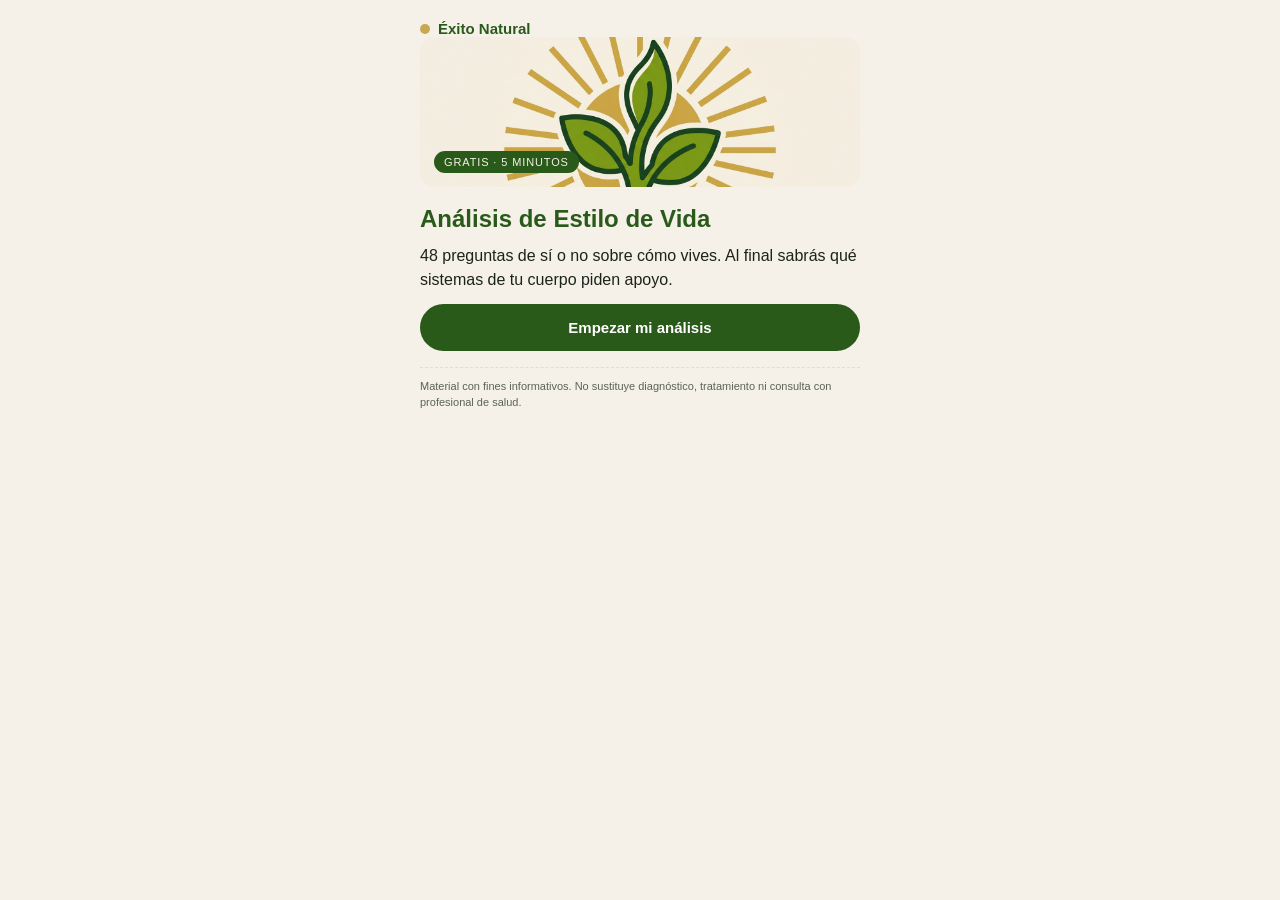
<file: app/index.html>
<!DOCTYPE html>
<html lang="es">
<head>
<meta charset="UTF-8" />
<meta name="viewport" content="width=device-width, initial-scale=1.0" />
<title>Análisis de Estilo de Vida — Éxito Natural</title>
<link rel="stylesheet" href="./css/styles.css?v=5" />
</head>
<body>
<div id="app" class="app-shell">
  <div class="loading-splash">Cargando…</div>
</div>
<script type="module" src="./js/app.js?v=7"></script>
</body>
</html>
</file>
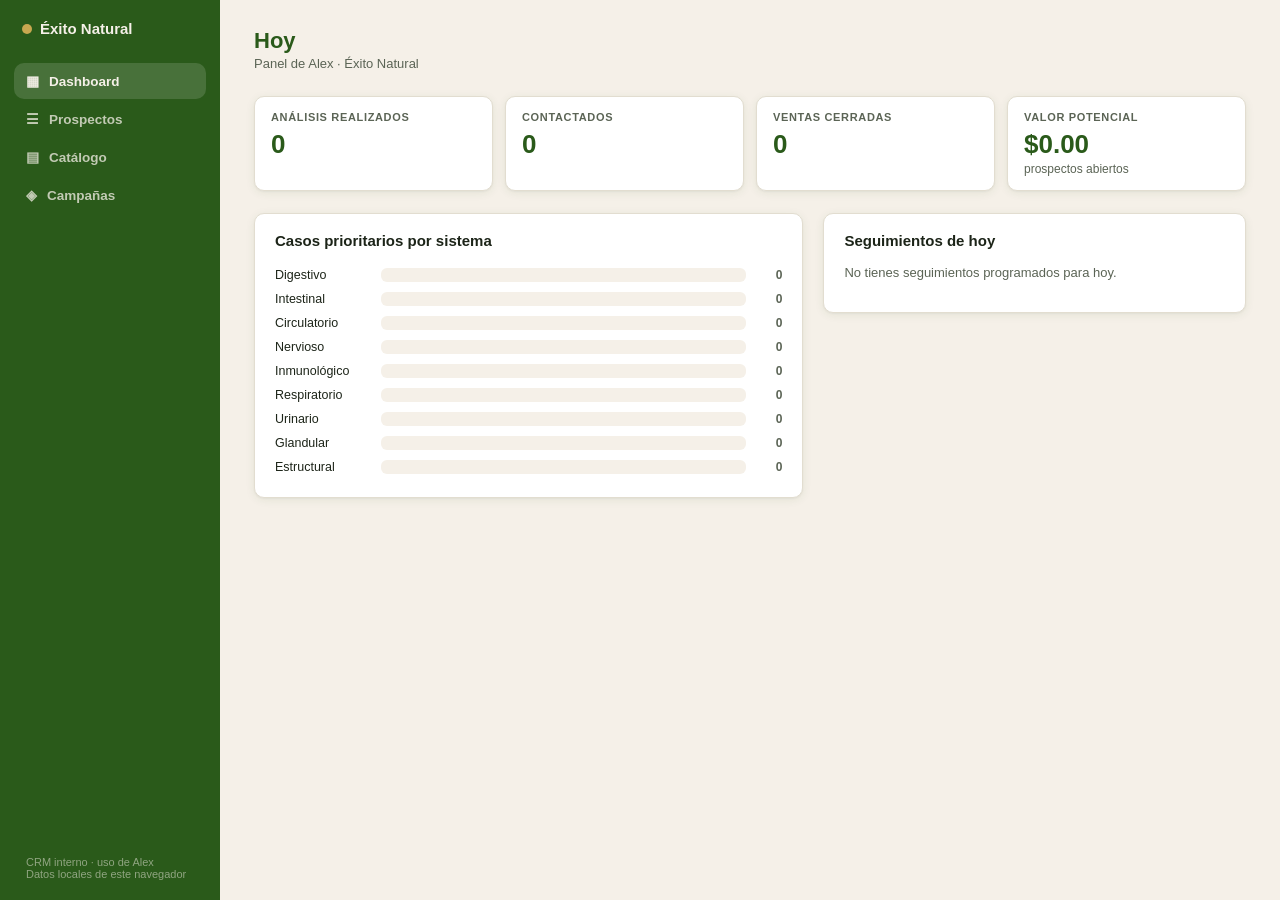
<file: app/crm/index.html>
<!DOCTYPE html>
<html lang="es">
<head>
<meta charset="UTF-8" />
<meta name="viewport" content="width=device-width, initial-scale=1.0" />
<title>CRM — Éxito Natural</title>
<link rel="stylesheet" href="../css/styles.css?v=5" />
<link rel="stylesheet" href="../css/crm.css?v=1" />
</head>
<body class="crm-body">
<div id="app"><div class="loading-splash">Cargando…</div></div>
<script type="module" src="../js/crm.js?v=3"></script>
</body>
</html>
</file>
<file: app/css/styles.css>
/* Identidad visual Éxito Natural — ASV_build_spec.md §7
   verde oscuro #2A5A1A · verde vivo #639922 · dorado #C8A850 · crema #F5F0E8
   Estilo limpio, tipo dashboard de ventas moderno. */

:root {
  --verde-oscuro: #2a5a1a;
  --verde-vivo: #639922;
  --dorado: #c8a850;
  --crema: #f5f0e8;
  --tinta: #1c2418;
  --tinta-suave: #5b6455;
  --linea: #e2ddd0;
  --blanco: #ffffff;
  --rojo-bajo: #b3452c;
  --naranja-regular: #c8823a;
  --verde-bueno: var(--verde-vivo);
  --verde-excelente: var(--verde-oscuro);
  --radio: 16px;
  --radio-sm: 10px;
  --sombra: 0 2px 10px rgba(42, 90, 26, 0.08), 0 1px 2px rgba(0, 0, 0, 0.04);
  --font: -apple-system, BlinkMacSystemFont, "Segoe UI", Roboto, Helvetica, Arial, sans-serif;
}

* { box-sizing: border-box; }

html, body {
  margin: 0;
  padding: 0;
  background: var(--crema);
  color: var(--tinta);
  font-family: var(--font);
  -webkit-font-smoothing: antialiased;
}

.app-shell {
  min-height: 100vh;
  display: flex;
  flex-direction: column;
  align-items: center;
}

.loading-splash {
  margin: auto;
  color: var(--tinta-suave);
  font-size: 14px;
}

.screen {
  width: 100%;
  max-width: 480px;
  min-height: 100vh;
  display: flex;
  flex-direction: column;
  padding: 20px 20px 40px;
  animation: fade-in 0.2s ease;
}

@keyframes fade-in {
  from { opacity: 0; transform: translateY(4px); }
  to { opacity: 1; transform: translateY(0); }
}

.topbar {
  display: flex;
  align-items: center;
  gap: 10px;
  padding: 4px 0 18px;
  color: var(--tinta-suave);
  font-size: 13px;
}

.topbar button.back {
  background: none;
  border: none;
  font-size: 18px;
  color: var(--verde-oscuro);
  cursor: pointer;
  padding: 4px 6px;
  line-height: 1;
}

.brand-mark {
  display: inline-flex;
  align-items: center;
  gap: 8px;
  font-weight: 700;
  color: var(--verde-oscuro);
  font-size: 15px;
}

.brand-dot {
  width: 10px;
  height: 10px;
  border-radius: 999px;
  background: var(--dorado);
}

.hero-block {
  height: 150px;
  border-radius: var(--radio);
  background: linear-gradient(135deg, var(--verde-oscuro), var(--verde-vivo));
  display: flex;
  align-items: flex-end;
  padding: 14px;
  margin-bottom: 18px;
  color: var(--crema);
}

.hero-block--bienvenida {
  background: var(--crema) url("../assets/hero/bienvenida.png") center / cover no-repeat;
}

.hero-block .tag {
  font-size: 11px;
  letter-spacing: 0.08em;
  text-transform: uppercase;
  background: rgba(255, 255, 255, 0.18);
  padding: 5px 10px;
  border-radius: 999px;
}

.hero-block--bienvenida .tag {
  background: var(--verde-oscuro);
  color: var(--crema);
}

h1 {
  font-size: 24px;
  line-height: 1.2;
  margin: 0 0 10px;
  color: var(--verde-oscuro);
}

h2 {
  font-size: 17px;
  margin: 0 0 6px;
  color: var(--tinta);
}

p { margin: 0 0 12px; line-height: 1.5; }
.muted { color: var(--tinta-suave); font-size: 13px; }
.eyebrow {
  font-size: 11px;
  font-weight: 700;
  letter-spacing: 0.08em;
  text-transform: uppercase;
  color: var(--verde-vivo);
  margin-bottom: 6px;
}

.card {
  background: var(--blanco);
  border: 1px solid var(--linea);
  border-radius: var(--radio-sm);
  padding: 14px;
  margin-bottom: 12px;
  box-shadow: var(--sombra);
}

.card.dashed {
  background: transparent;
  border-style: dashed;
  box-shadow: none;
}

.spacer { flex: 1; }

.btn {
  display: block;
  width: 100%;
  text-align: center;
  padding: 15px 18px;
  border-radius: 999px;
  border: none;
  font-size: 15px;
  font-weight: 700;
  cursor: pointer;
  font-family: inherit;
  margin-bottom: 10px;
  transition: opacity 0.15s ease, transform 0.05s ease;
}

.btn:active { transform: scale(0.99); }
.btn:disabled { opacity: 0.4; cursor: not-allowed; }

.btn-primary { background: var(--verde-oscuro); color: var(--blanco); }
.btn-primary:hover:not(:disabled) { opacity: 0.92; }

.btn-secondary {
  background: var(--blanco);
  color: var(--verde-oscuro);
  border: 1.5px solid var(--verde-oscuro);
}

.btn-ghost {
  background: transparent;
  color: var(--tinta-suave);
  border: 1.5px solid var(--linea);
}

.btn-whatsapp {
  background: #25d366;
  color: var(--blanco);
}

.field {
  margin-bottom: 12px;
}

.field label {
  display: block;
  font-size: 12px;
  font-weight: 600;
  color: var(--tinta-suave);
  margin-bottom: 5px;
}

.field input,
.field select {
  width: 100%;
  padding: 12px 14px;
  border: 1.5px solid var(--linea);
  border-radius: var(--radio-sm);
  font-size: 15px;
  font-family: inherit;
  background: var(--blanco);
  color: var(--tinta);
}

.field input:focus, .field select:focus {
  outline: none;
  border-color: var(--verde-vivo);
}

.row-2 { display: flex; gap: 10px; }
.row-2 > .field { flex: 1; }

.checkbox-row {
  display: flex;
  align-items: flex-start;
  gap: 10px;
  cursor: pointer;
}

.checkbox-row input { margin-top: 3px; width: 18px; height: 18px; accent-color: var(--verde-oscuro); flex-shrink: 0; }
.checkbox-row span { font-size: 14px; line-height: 1.4; }

.progress-row {
  display: flex;
  align-items: center;
  gap: 10px;
  margin-bottom: 18px;
}

.progress-bar {
  flex: 1;
  height: 8px;
  border-radius: 999px;
  background: var(--linea);
  overflow: hidden;
}

.progress-bar > i {
  display: block;
  height: 100%;
  background: var(--verde-vivo);
  border-radius: 999px;
  transition: width 0.25s ease;
}

.progress-count {
  font-size: 12px;
  font-weight: 600;
  color: var(--tinta-suave);
  white-space: nowrap;
}

.pill-choice {
  display: flex;
  gap: 10px;
  margin-top: 14px;
}

.pill-choice button {
  flex: 1;
  padding: 16px;
  border-radius: 999px;
  border: 1.5px solid var(--verde-oscuro);
  background: var(--blanco);
  color: var(--verde-oscuro);
  font-size: 16px;
  font-weight: 700;
  cursor: pointer;
  font-family: inherit;
}

.pill-choice button.si:hover { background: var(--verde-oscuro); color: var(--blanco); }
.pill-choice button.no:hover { background: var(--rojo-bajo); color: var(--blanco); border-color: var(--rojo-bajo); }

.question-card {
  background: var(--blanco);
  border: 1px solid var(--linea);
  border-radius: var(--radio);
  padding: 26px 20px;
  box-shadow: var(--sombra);
  text-align: center;
  flex: 1;
  display: flex;
  flex-direction: column;
  justify-content: center;
  margin-bottom: 16px;
}

.question-card .n {
  font-size: 12px;
  font-weight: 700;
  letter-spacing: 0.06em;
  color: var(--verde-vivo);
  margin-bottom: 10px;
}

.question-card .texto {
  font-size: 19px;
  line-height: 1.35;
  color: var(--tinta);
  margin: 0;
}

.system-row {
  display: flex;
  align-items: center;
  gap: 10px;
  padding: 7px 0;
}

.system-row .nombre {
  width: 92px;
  flex-shrink: 0;
  font-size: 13px;
  color: var(--tinta);
}

.system-row .bar {
  flex: 1;
  height: 10px;
  border-radius: 999px;
  background: var(--linea);
  overflow: hidden;
}

.system-row .bar > i { display: block; height: 100%; border-radius: 999px; }

.badge {
  font-size: 11px;
  font-weight: 700;
  padding: 3px 9px;
  border-radius: 999px;
  white-space: nowrap;
}

.badge.excelente { background: rgba(42, 90, 26, 0.12); color: var(--verde-excelente); }
.badge.bueno { background: rgba(99, 153, 34, 0.14); color: var(--verde-bueno); }
.badge.regular { background: rgba(200, 130, 58, 0.16); color: var(--naranja-regular); }
.badge.bajo { background: rgba(179, 69, 44, 0.14); color: var(--rojo-bajo); }

.badge.confirmado { background: rgba(42, 90, 26, 0.12); color: var(--verde-oscuro); }
.badge.sugerido { background: rgba(200, 168, 80, 0.22); color: #8a6d1f; }

.priority-card {
  background: linear-gradient(135deg, var(--verde-oscuro), var(--verde-vivo));
  color: var(--blanco);
  border-radius: var(--radio);
  padding: 18px;
  margin-bottom: 16px;
}

.priority-card .eyebrow { color: var(--crema); opacity: 0.85; }
.priority-card h2 { color: var(--blanco); font-size: 20px; }
.priority-card .secundario { font-size: 13px; opacity: 0.9; }

.price-tag {
  font-size: 22px;
  font-weight: 800;
  color: var(--verde-oscuro);
}

.legal-note {
  font-size: 11px;
  line-height: 1.5;
  color: var(--tinta-suave);
  border-top: 1px dashed var(--linea);
  padding-top: 10px;
  margin-top: 6px;
}

.alt-product {
  display: flex;
  justify-content: space-between;
  align-items: center;
  gap: 10px;
  padding: 10px 0;
  border-bottom: 1px solid var(--linea);
}

.alt-product:last-child { border-bottom: none; }
.alt-product .info { flex: 1; }
.alt-product .nombre { font-weight: 700; font-size: 14px; margin-bottom: 2px; }
.alt-product .precio { font-weight: 700; color: var(--verde-oscuro); white-space: nowrap; }

.ai-box {
  border: 1.5px solid #b8cdd8;
  background: #eef5f8;
  border-radius: var(--radio-sm);
  padding: 12px;
  margin-bottom: 14px;
}

.ai-box .eyebrow { color: #3a7691; }

.pilar-box { position: relative; }

.pilar-img {
  width: 100%;
  height: 200px;
  object-fit: contain;
  background: var(--crema);
  border: 1px solid var(--linea);
  border-radius: var(--radio-sm);
  margin-bottom: 10px;
  display: block;
}

.pilar-img--placeholder {
  display: flex;
  align-items: center;
  justify-content: center;
  background: linear-gradient(135deg, var(--verde-oscuro), var(--verde-vivo));
  color: var(--crema);
  font-size: 30px;
  font-weight: 800;
}

.center-block {
  flex: 1;
  display: flex;
  flex-direction: column;
  align-items: center;
  justify-content: center;
  text-align: center;
  gap: 16px;
}

.spinner {
  width: 44px;
  height: 44px;
  border-radius: 999px;
  border: 4px solid var(--linea);
  border-top-color: var(--verde-vivo);
  animation: spin 0.8s linear infinite;
}

@keyframes spin { to { transform: rotate(360deg); } }

.error-box {
  background: #fdeceb;
  color: var(--rojo-bajo);
  border: 1px solid #f2c4bd;
  border-radius: var(--radio-sm);
  padding: 12px;
  font-size: 13px;
  margin-bottom: 12px;
}

.draft-banner {
  background: var(--blanco);
  border: 1.5px dashed var(--dorado);
  border-radius: var(--radio-sm);
  padding: 12px;
  margin-bottom: 14px;
  font-size: 13px;
}

.draft-banner strong { color: var(--verde-oscuro); }

@media (max-width: 380px) {
  .screen { padding: 16px 14px 32px; }
  h1 { font-size: 21px; }
}
</file>
<file: app/css/crm.css>
/* Panel CRM (uso interno de Alex) — estilo dashboard de ventas moderno,
   sobre los mismos tokens de marca definidos en styles.css. Desktop-first,
   a diferencia del cuestionario público que es mobile-first. */

body.crm-body {
  overflow-x: hidden;
}

.crm-shell {
  display: flex;
  min-height: 100vh;
  align-items: stretch;
}

.crm-sidebar {
  width: 220px;
  flex-shrink: 0;
  background: var(--verde-oscuro);
  color: var(--crema);
  display: flex;
  flex-direction: column;
  padding: 20px 14px;
  position: sticky;
  top: 0;
  height: 100vh;
}

.crm-sidebar .brand-mark {
  color: var(--crema);
  padding: 0 8px;
  margin-bottom: 26px;
}

.crm-sidebar .brand-dot { background: var(--dorado); }

.crm-nav {
  display: flex;
  flex-direction: column;
  gap: 2px;
}

.crm-nav button {
  display: flex;
  align-items: center;
  gap: 10px;
  text-align: left;
  background: none;
  border: none;
  color: rgba(245, 240, 232, 0.75);
  font: 600 13.5px var(--font);
  padding: 10px 12px;
  border-radius: var(--radio-sm);
  cursor: pointer;
}

.crm-nav button:hover { background: rgba(255, 255, 255, 0.06); color: var(--crema); }
.crm-nav button.on { background: rgba(255, 255, 255, 0.14); color: var(--crema); }

.crm-sidebar-footer {
  margin-top: auto;
  font-size: 11px;
  color: rgba(245, 240, 232, 0.5);
  padding: 0 12px;
}

.crm-main {
  flex: 1;
  min-width: 0;
  padding: 28px 34px 60px;
  max-width: 1160px;
}

.crm-topbar {
  display: flex;
  align-items: baseline;
  justify-content: space-between;
  margin-bottom: 22px;
  flex-wrap: wrap;
  gap: 10px;
}

.crm-topbar h1 { margin: 0; font-size: 22px; }
.crm-topbar .muted { margin: 0; }

.kpi-grid {
  display: grid;
  grid-template-columns: repeat(auto-fit, minmax(150px, 1fr));
  gap: 12px;
  margin-bottom: 22px;
}

.kpi-card {
  background: var(--blanco);
  border: 1px solid var(--linea);
  border-radius: var(--radio-sm);
  padding: 14px 16px;
  box-shadow: var(--sombra);
}

.kpi-card .kpi-label {
  font-size: 11px;
  font-weight: 700;
  letter-spacing: 0.06em;
  text-transform: uppercase;
  color: var(--tinta-suave);
  margin-bottom: 6px;
}

.kpi-card .kpi-value {
  font-size: 26px;
  font-weight: 800;
  color: var(--verde-oscuro);
}

.kpi-card .kpi-sub {
  font-size: 12px;
  color: var(--tinta-suave);
  margin-top: 2px;
}

.crm-panel {
  background: var(--blanco);
  border: 1px solid var(--linea);
  border-radius: var(--radio-sm);
  box-shadow: var(--sombra);
  padding: 18px 20px;
  margin-bottom: 20px;
}

.crm-panel h2 {
  font-size: 15px;
  margin: 0 0 14px;
}

.crm-two-col {
  display: grid;
  grid-template-columns: 1.3fr 1fr;
  gap: 20px;
  align-items: start;
}

@media (max-width: 900px) {
  .crm-two-col { grid-template-columns: 1fr; }
  .crm-sidebar { width: 72px; }
  .crm-sidebar .label-text { display: none; }
  .crm-main { padding: 20px 16px 50px; }
}

.system-bar-row {
  display: flex;
  align-items: center;
  gap: 10px;
  padding: 5px 0;
}

.system-bar-row .nombre { width: 96px; flex-shrink: 0; font-size: 12.5px; }
.system-bar-row .bar { flex: 1; height: 14px; border-radius: 6px; background: var(--crema); overflow: hidden; }
.system-bar-row .bar > i { display: block; height: 100%; }
.system-bar-row .count { width: 26px; text-align: right; font-size: 12px; font-weight: 700; color: var(--tinta-suave); }

.filter-row {
  display: flex;
  gap: 10px;
  flex-wrap: wrap;
  margin-bottom: 14px;
}

.filter-row input[type="text"],
.filter-row select {
  padding: 9px 12px;
  border: 1.5px solid var(--linea);
  border-radius: var(--radio-sm);
  font: inherit;
  font-size: 13.5px;
  background: var(--blanco);
  color: var(--tinta);
}

.filter-row input[type="text"] { flex: 1; min-width: 180px; }

.crm-table {
  width: 100%;
  border-collapse: collapse;
  font-size: 13.5px;
}

.crm-table th {
  text-align: left;
  font-size: 11px;
  letter-spacing: 0.05em;
  text-transform: uppercase;
  color: var(--tinta-suave);
  border-bottom: 1.5px solid var(--linea);
  padding: 8px 10px;
}

.crm-table td {
  padding: 10px;
  border-bottom: 1px solid var(--linea);
  vertical-align: middle;
}

.crm-table tbody tr { cursor: pointer; }
.crm-table tbody tr:hover { background: var(--crema); }

.crm-table .nombre-cell { font-weight: 700; color: var(--tinta); }
.crm-table .empty-row td { text-align: center; color: var(--tinta-suave); padding: 30px 10px; cursor: default; }
.crm-table .empty-row:hover { background: none; }

.estado-badge {
  font-size: 11px;
  font-weight: 700;
  padding: 3px 9px;
  border-radius: 999px;
  white-space: nowrap;
  display: inline-block;
}

.estado-badge.resultado_enviado { background: rgba(58, 118, 145, 0.14); color: #3a7691; }
.estado-badge.contactado { background: rgba(200, 168, 80, 0.22); color: #8a6d1f; }
.estado-badge.en_decision { background: rgba(200, 130, 58, 0.16); color: var(--naranja-regular); }
.estado-badge.cerrado { background: rgba(42, 90, 26, 0.12); color: var(--verde-oscuro); }
.estado-badge.perdido { background: rgba(179, 69, 44, 0.14); color: var(--rojo-bajo); }

.crm-link-btn {
  background: none;
  border: none;
  color: var(--verde-oscuro);
  font: 600 13px var(--font);
  cursor: pointer;
  padding: 0;
}

.crm-link-btn:hover { text-decoration: underline; }

.field-inline {
  display: flex;
  flex-direction: column;
  gap: 4px;
  margin-bottom: 12px;
}

.field-inline label {
  font-size: 11px;
  font-weight: 700;
  color: var(--tinta-suave);
  text-transform: uppercase;
  letter-spacing: 0.04em;
}

.field-inline select,
.field-inline input,
.field-inline textarea {
  padding: 9px 11px;
  border: 1.5px solid var(--linea);
  border-radius: var(--radio-sm);
  font: inherit;
  font-size: 13.5px;
  background: var(--blanco);
  color: var(--tinta);
}

.field-inline textarea { resize: vertical; min-height: 60px; font-family: var(--font); }

.template-pill-row {
  display: flex;
  flex-wrap: wrap;
  gap: 6px;
  margin-bottom: 10px;
}

.template-pill {
  border: 1.5px solid var(--linea);
  background: var(--blanco);
  border-radius: 999px;
  padding: 5px 12px;
  font-size: 12px;
  font-weight: 600;
  cursor: pointer;
  color: var(--tinta);
}

.template-pill.on { border-color: var(--verde-oscuro); background: var(--verde-oscuro); color: var(--crema); }
.template-pill.pendiente { border-style: dashed; color: var(--tinta-suave); }
.template-pill.pendiente::after { content: " · pendiente"; font-weight: 400; }

.historial-item {
  border-left: 2px solid var(--linea);
  padding: 2px 0 10px 12px;
  margin-left: 3px;
  font-size: 12.5px;
}

.historial-item .fecha { font-weight: 700; color: var(--tinta-suave); margin-right: 6px; }

.campana-grid {
  display: grid;
  grid-template-columns: repeat(auto-fit, minmax(220px, 1fr));
  gap: 14px;
  margin-bottom: 20px;
}

.campana-card {
  border-radius: var(--radio-sm);
  border: 1.5px solid var(--linea);
  padding: 14px 16px;
  cursor: pointer;
  background: var(--blanco);
}

.campana-card.on { border-color: var(--verde-oscuro); box-shadow: 0 0 0 2px rgba(42, 90, 26, 0.15); }
.campana-card .count { font-size: 26px; font-weight: 800; color: var(--verde-oscuro); }
.campana-card .titulo { font-weight: 700; font-size: 13.5px; margin: 2px 0 4px; }
.campana-card .desc { font-size: 12px; color: var(--tinta-suave); }

.catalogo-grid {
  display: grid;
  grid-template-columns: repeat(auto-fill, minmax(240px, 1fr));
  gap: 12px;
}

.catalogo-card {
  border: 1px solid var(--linea);
  border-radius: var(--radio-sm);
  padding: 12px 14px;
  background: var(--blanco);
}

.catalogo-card .nombre { font-weight: 700; font-size: 13.5px; margin-bottom: 3px; }
.catalogo-card .meta { font-size: 11.5px; color: var(--tinta-suave); margin-bottom: 6px; }
.catalogo-card .precio-row { display: flex; justify-content: space-between; font-size: 12.5px; }
.catalogo-card .precio-row b { color: var(--verde-oscuro); }

.section-tabs {
  display: flex;
  gap: 6px;
  margin-bottom: 16px;
  border-bottom: 1.5px solid var(--linea);
}

.section-tabs button {
  background: none;
  border: none;
  padding: 9px 4px;
  margin-right: 16px;
  font: 600 13.5px var(--font);
  color: var(--tinta-suave);
  cursor: pointer;
  border-bottom: 2.5px solid transparent;
  margin-bottom: -1.5px;
}

.section-tabs button.on { color: var(--verde-oscuro); border-bottom-color: var(--verde-oscuro); }
</file>
